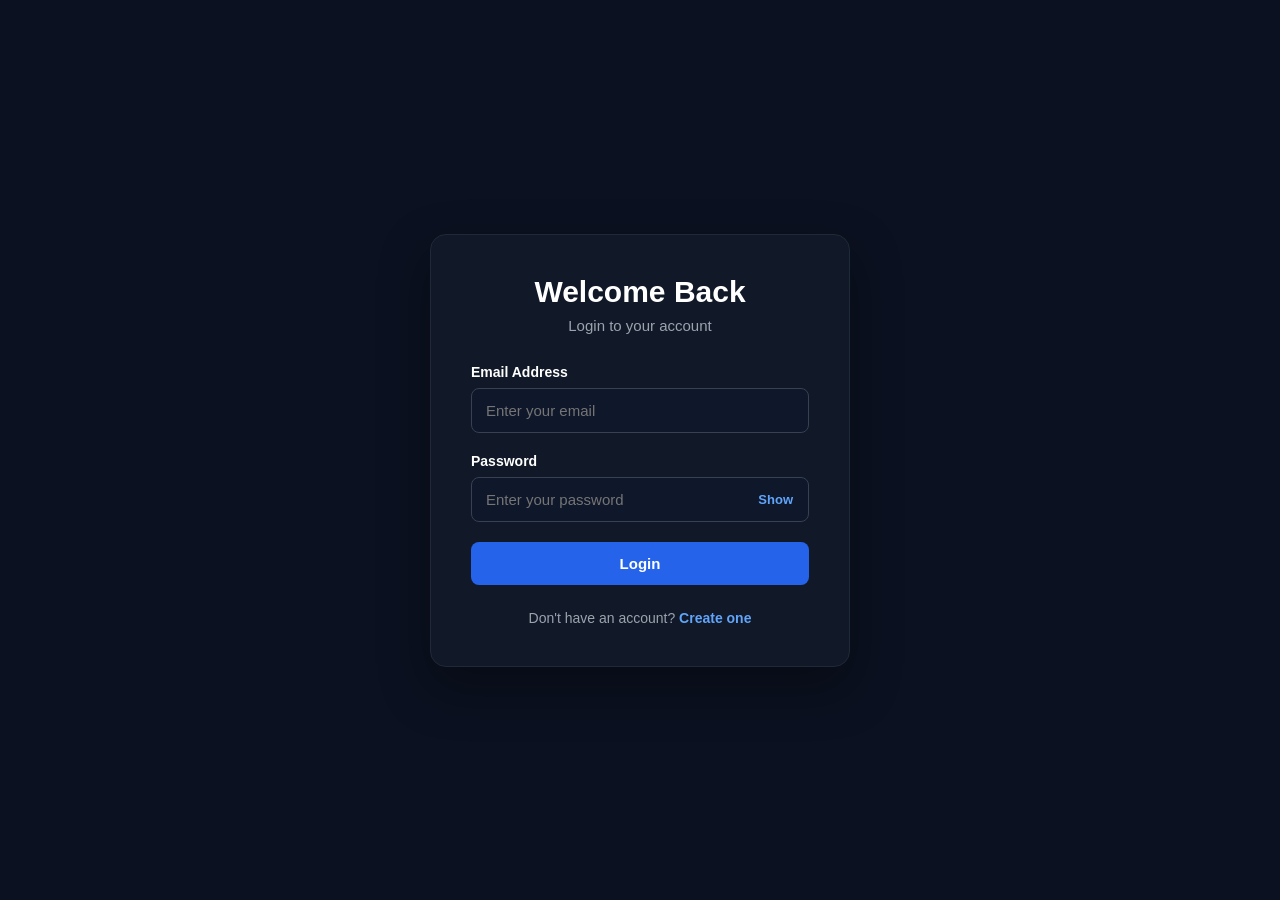
<file: index.html>
<!DOCTYPE html>
<html lang="en">
    <head>
        <meta charset="UTF-8">
        <meta name="viewport" content="width=device-width, initial-scale=1.0">
        
        <title>SecureAuth | Login</title>
           <link rel="stylesheet" href="css/style.css">

    </head>

    <body>
        <main class="auth-container">

            <div class="auth-card">
                <div class="auth-header">
                    <h1>Welcome Back</h1>
                    <p>Login to your account</p>
                </div>

                <form id="loginForm">

                    <div class="form-group">
                        <label for="loginEmail">Email Address</label>

                        <input
                              type="email"
                              id="loginEmail"
                              placeholder="Enter your email"
                              required
                        >
                    </div>

                    <div class="form-group">
                        <label for="loginPassword">Password</label>
                        
                        <div class="password-wrapper">
                            <input
                                  type="password"
                                  id="loginPassword"
                                  placeholder="Enter your password"
                                  required
                            >

                            <button type="button" id="togglePassword">
                                Show
                            </button>
                        </div>
                    </div>

                    <button type="submit" class="auth-button">
                        Login
                    </button>

                    <p id="loginMessage" class="message"></p>

                </form>

                <div class="auth-footer">

                    <p>
                        Don't have an account?
                        <a href="register.html">Create one</a> 
                    </p>

                </div>

            </div>

        </main>

        <script src="js/auth.js"></script>
    </body>
</html>
</file>
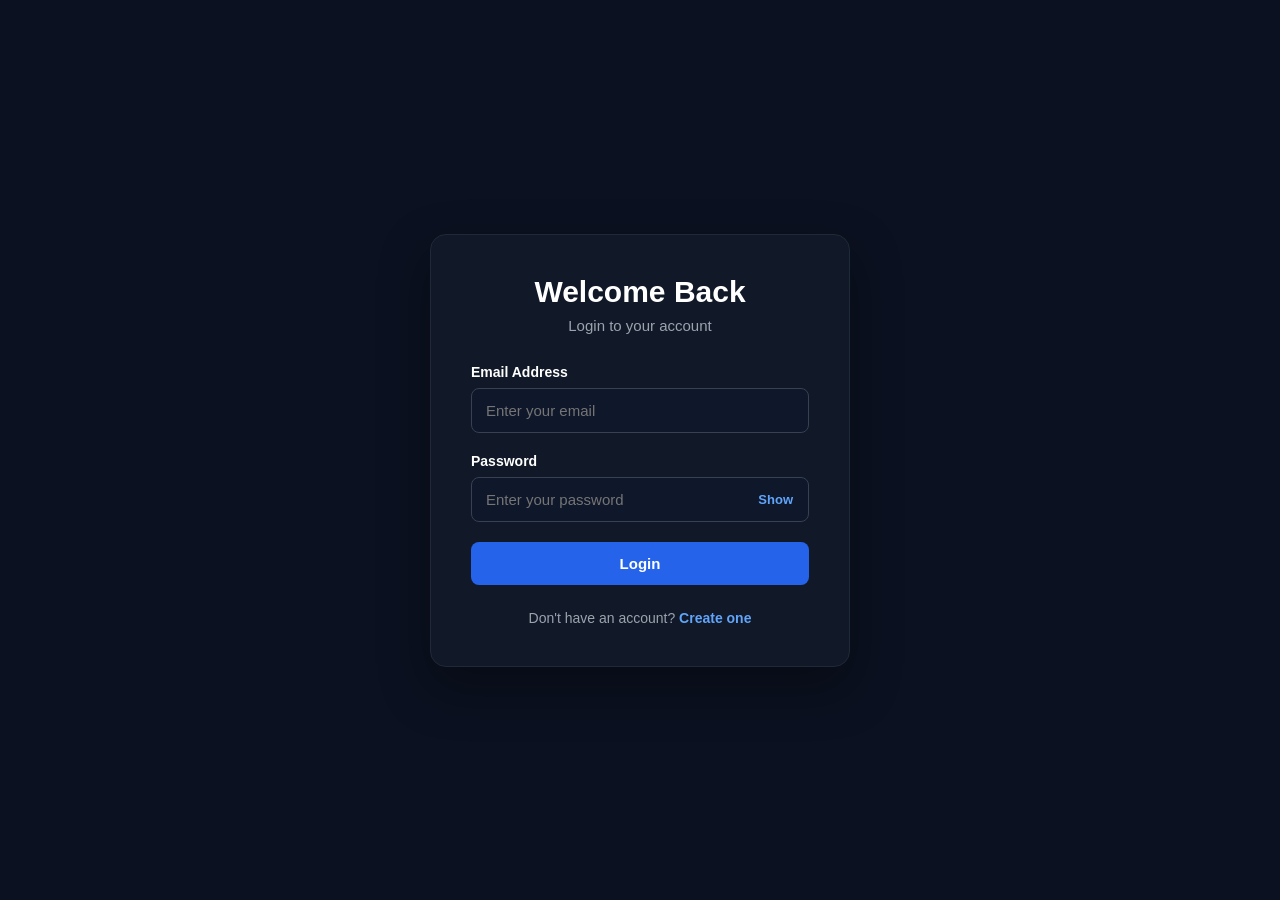
<file: admin-dashboard.html>
<!DOCTYPE html>
<html lang="en">

<head>
    <meta charset="UTF-8">
    <meta name="viewport" content="width=device-width, initial-scale=1.0">

    <title>SecureAuth | Admin Dashboard</title>

    <link rel="stylesheet" href="css/style.css">
</head>

<body>

    <main class="dashboard-container">

        <!-- Dashboard Header -->
        <header class="dashboard-header">

            <div>
                <h1>SecureAuth</h1>
                <p>Admin Dashboard</p>
            </div>

            <button id="logoutButton" class="logout-button">
                Logout
            </button>

        </header>


        <!-- Welcome Section -->
        <section class="welcome-card">

            <div>
                <p class="welcome-label">Welcome Administrator</p>

                <h2 id="adminName">
                    Admin
                </h2>

                <p>
                    Manage and monitor the SecureAuth system.
                </p>
            </div>

        </section>


        <!-- Admin Cards -->
        <section class="dashboard-grid">

            <div class="dashboard-card">

                <span class="card-icon">👥</span>

                <div>
                    <h3>Total Users</h3>
                    <p id="totalUsers">0</p>
                </div>

            </div>


            <div class="dashboard-card">

                <span class="card-icon">🛡️</span>

                <div>
                    <h3>Admin Access</h3>
                    <p>Authorized</p>
                </div>

            </div>


            <div class="dashboard-card">

                <span class="card-icon">🔐</span>

                <div>
                    <h3>Security</h3>
                    <p>System Protected</p>
                </div>

            </div>

        </section>


        <!-- Admin Information -->
        <section class="account-section">

            <div class="section-header">
                <h2>Administrator Information</h2>
                <p>Your SecureAuth account details</p>
            </div>

            <div class="account-details">

                <div class="detail-item">
                    <span>Full Name</span>
                    <strong id="adminAccountName">Loading...</strong>
                </div>

                <div class="detail-item">
                    <span>Email Address</span>
                    <strong id="adminAccountEmail">Loading...</strong>
                </div>

                <div class="detail-item">
                    <span>Account Status</span>
                    <strong class="status-active">Active</strong>
                </div>

                <div class="detail-item">
                    <span>Role</span>
                    <strong id="adminRole">Loading...</strong>
                </div>

            </div>

        </section>

    </main>


    <script src="js/auth.js"></script>

    <script>

        checkLogin();

        const currentUser = getCurrentUser();

        if (currentUser) {

            // Only Admin can access this page
            if (currentUser.role !== "Admin") {
                window.location.href = "dashboard.html";
            }

            document.getElementById("adminName").textContent =
                currentUser.fullName;

            document.getElementById("adminAccountName").textContent =
                currentUser.fullName;

            document.getElementById("adminAccountEmail").textContent =
                currentUser.email;

            document.getElementById("adminRole").textContent =
                currentUser.role;


            // Count registered users
            const users = getUsers();

            document.getElementById("totalUsers").textContent =
                users.length;

        }

    </script>

</body>

</html>
</file>
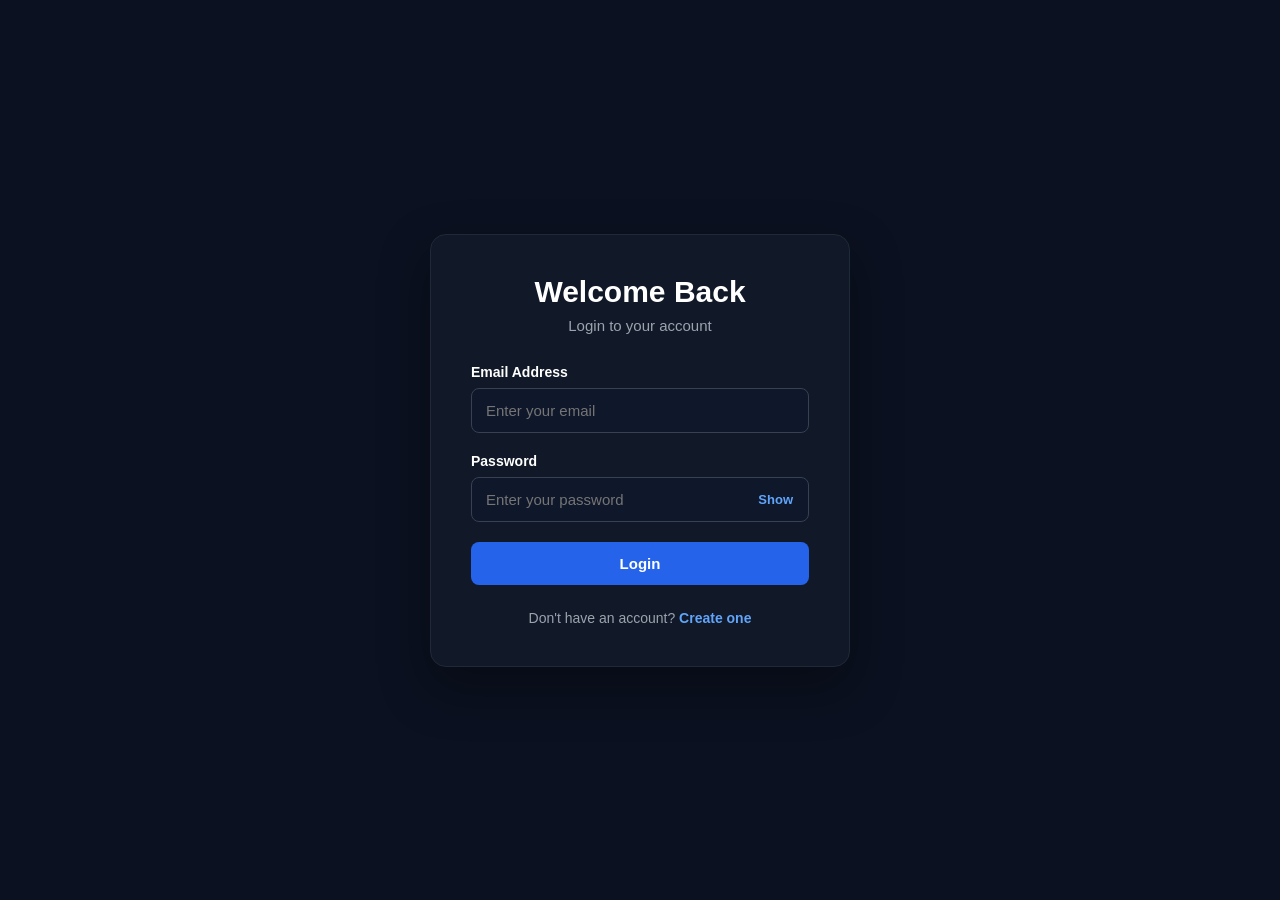
<file: dashboard.html>
<!DOCTYPE html>
<html lang="en">

<head>
    <meta charset="UTF-8">
    <meta name="viewport" content="width=device-width, initial-scale=1.0">

    <title>SecureAuth | Dashboard</title>

    <link rel="stylesheet" href="css/style.css">
</head>

<body>

    <main class="dashboard-container">

        <!-- Dashboard Header -->
        <header class="dashboard-header">

            <div>
                <h1>SecureAuth</h1>
                <p>Account Dashboard</p>
            </div>

            <button id="logoutButton" class="logout-button">
                Logout
            </button>

        </header>


        <!-- Welcome Section -->
        <section class="welcome-card">

            <div>
                <p class="welcome-label">Welcome back</p>

                <h2 id="userName">
                    User
                </h2>

                <p>
                    Manage your SecureAuth account from your dashboard.
                </p>
            </div>

        </section>


        <!-- Dashboard Cards -->
        <section class="dashboard-grid">

            <div class="dashboard-card">

                <span class="card-icon">👤</span>

                <div>
                    <h3>Account</h3>
                    <p id="userEmail">Loading...</p>
                </div>

            </div>


            <div class="dashboard-card">

                <span class="card-icon">🔐</span>

                <div>
                    <h3>Security</h3>
                    <p>Account secured</p>
                </div>

            </div>


            <div class="dashboard-card">

                <span class="card-icon">📅</span>

                <div>
                    <h3>Last Login</h3>
                    <p id="lastLogin">Loading...</p>
                </div>

            </div>

        </section>


        <!-- Account Information -->
        <section class="account-section">

            <div class="section-header">
                <h2>Account Information</h2>
                <p>Your registered account details</p>
            </div>

            <div class="account-details">

                <div class="detail-item">
                    <span>Full Name</span>
                    <strong id="accountName">Loading...</strong>
                </div>

                <div class="detail-item">
                    <span>Email Address</span>
                    <strong id="accountEmail">Loading...</strong>
                </div>

                <div class="detail-item">
                    <span>Account Status</span>
                    <strong class="status-active">Active</strong>
                </div>

                <div class="detail-item">
                    <span>Role</span>
                    <strong id="accountable">Loading</strong>
                </div>

            </div>

        </section>

    </main>


    <script src="js/auth.js"></script>

    <script>
        checkLogin();

        const currentUser = getCurrentUser();

        if (currentUser) {
            document.getElementById("userName").textContent = currentUser.fullName;
            document.getElementById("userEmail").textContent = currentUser.email;

            document.getElementById("accountName").textContent = currentUser.fullName;
            document.getElementById("accountEmail").textContent = currentUser.email;
            document.getElementById("accountable").textContent = currentUser.role;

            document.getElementById("lastLogin").textContent =
                 new Date().toLocaleString();

        }
    </script>

</body>

</html>
</file>
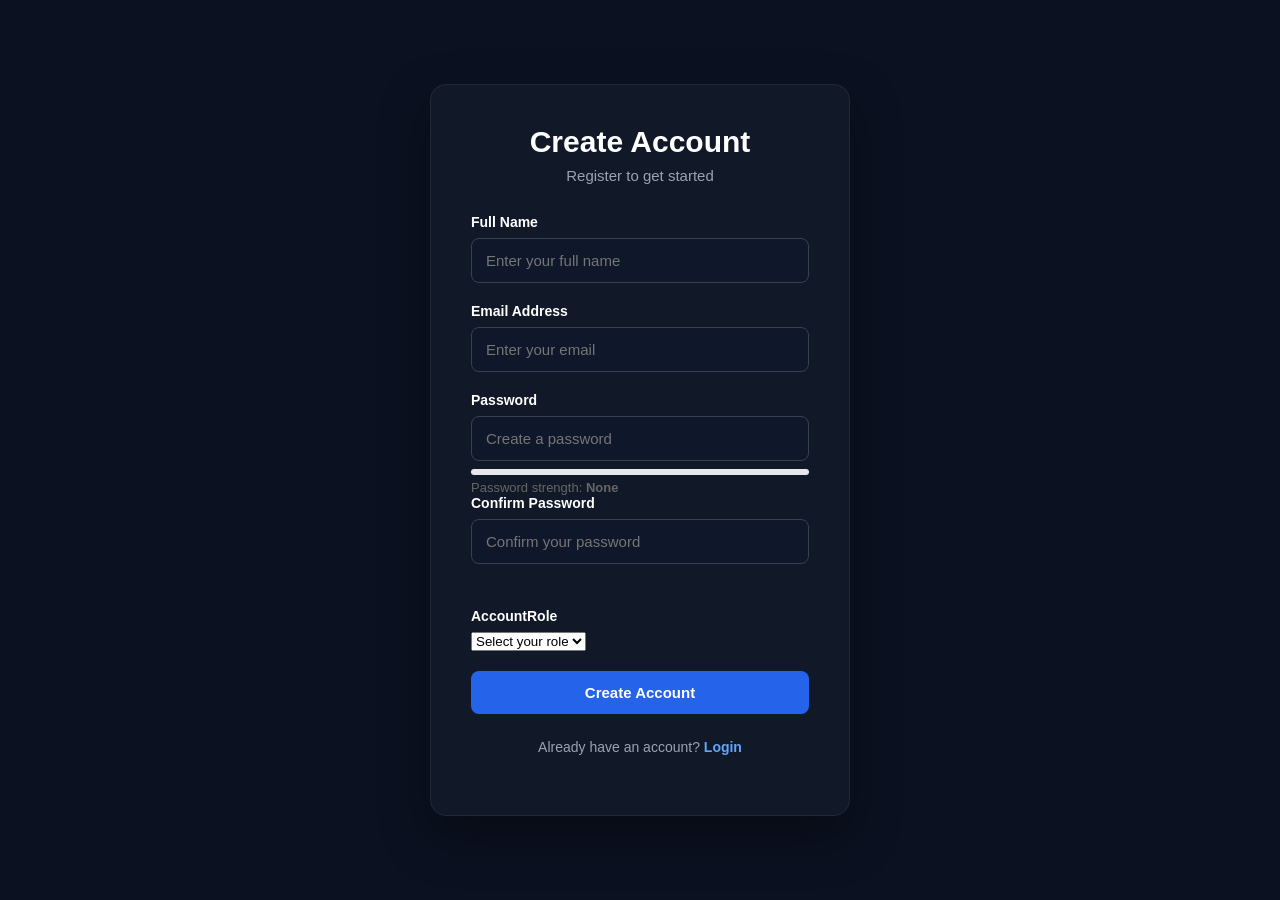
<file: register.html>
<!DOCTYPE html>
<html lang="en">

<head>
    <meta charset="UTF-8">
    <meta name="viewport" content="width=device-width, initial-scale=1.0">

    <title>SecureAuth | Register</title>

    <link rel="stylesheet" href="css/style.css">
    
</head>

<body>

    <main class="auth-container">

        <div class="auth-card">

            <div class="auth-header">
                <h1>Create Account</h1>
                <p>Register to get started</p>
            </div>

            <form id="registerForm">

                <div class="form-group">
                    <label for="registerName">Full Name</label>

                    <input
                        type="text"
                        id="registerName"
                        placeholder="Enter your full name"
                        required
                    >
                </div>

                <div class="form-group">
                    <label for="registerEmail">Email Address</label>

                    <input
                        type="email"
                        id="registerEmail"
                        placeholder="Enter your email"
                        required
                    >
                </div>

                <div class="form-group">
                    <label for="registerPassword">Password</label>

                    <input
                        type="password"
                        id="registerPassword"
                        placeholder="Create a password"
                        required
                    >

                    <div class="password-strength">
                        <div class="strength-bar">
                            <div id="strengthBar"></div>
                        </div>

                        <p id="passwordStrength">Password strength: <span>None</span></p>
                </div>

                <div class="form-group">
                    <label for="confirmPassword">Confirm Password</label>

                    <input
                        type="password"
                        id="confirmPassword"
                        placeholder="Confirm your password"
                        required
                    >

                    <p id="passwordMatchMessage" class="password-match-message"></p>
                </div>


                <div class="form-group">
                    <label for="registerRole">AccountRole</label>

                    <select id="registerRole" required>
                        <option value="">Select your role</option>
                        <option value="Employee">Employee</option>
                        <option value="Learner">Learner</option>
                        <option value="Supervisor">Supervisor</option>
                        <option value="Admin">Admin</option>

                    </select>
                </div>

                <button type="submit" class="auth-button">
                    Create Account
                </button>

                <p id="registerMessage" class="message"></p>

            </form>

            <div class="auth-footer">

                <p>
                    Already have an account?
                    <a href="index.html">Login</a>
                </p>

            </div>

        </div>

    </main>

    <script src="js/auth.js"></script>

</body>

</html>
</file>
<file: css/style.css>
* {
    margin: 0;
    padding: 0;
    box-sizing: border-box;
}

body {
    font-family: "Segoe UI", Arial, sans-serif;
    background: #0b1120;
    color: #ffffff;
    min-height: 100vh;
}


.auth-container {
    min-height: 100vh;

    display: flex;
    justify-content: center;
    align-items: center;

    padding: 20px;
}

.auth-card {
    width: 100%;
    max-width: 420px;

    background: #111827;

    padding: 40px;

    border-radius: 16px;

    border: 1px solid #1f2937;

    box-shadow: 0 20px 50px rgba(0, 0, 0, 0.35);
}

.auth-header {
    text-align: center;
    margin-bottom: 30px;
}

.auth-header h1 {
    font-size: 30px;
    margin-bottom: 8px;
}

.auth-header p {
    color: #9ca3af;
    font-size: 15px;
}

.form-group {
    margin-bottom: 20px;
}

.form-group label {
    display: block;

    margin-bottom: 8px;

    font-size: 14px;
    font-weight: 600;
}

.form-group input {
    width: 100%;

    padding: 13px 14px;

    border-radius: 8px;

    border: 1px solid #374151;

    background: #0f172a;

    color: #ffffff;

    font-size: 15px;

    outline: none;

    transition: border-color 0.2s ease;
}

.form-group input:focus {
    border-color: #60a5fa;
}

.auth-button {
    width: 100%;

    padding: 13px;

    border: none;

    border-radius: 8px;

    background: #2563eb;

    color: #ffffff;

    font-size: 15px;

    font-weight: 600;

    cursor: pointer;

    transition: background 0.2s ease;
}

.auth-button:hover {
    background: #1d4ed8;
}

.auth-footer {
    text-align: center;

    margin-top: 25px;

    color: #9ca3af;

    font-size: 14px;
}

.auth-footer a {
    color: #60a5fa;

    text-decoration: none;

    font-weight: 600;
}

.auth-footer a:hover {
    text-decoration: underline;
}

.message {
    text-align: center;

    margin-top: 15px;

    font-size: 14px;
}


/* ==============================
   DASHBOARD
   ============================== */

.dashboard-container {
    width: 100%;
    max-width: 1100px;
    margin: 0 auto;
    padding: 30px 20px;
}


/* Dashboard Header */

.dashboard-header {
    display: flex;
    justify-content: space-between;
    align-items: center;
    margin-bottom: 30px;
}

.dashboard-header h1 {
    font-size: 28px;
}

.dashboard-header p {
    color: #9ca3af;
    margin-top: 4px;
}


/* Logout Button */

.logout-button {
    padding: 10px 18px;
    border: 1px solid #374151;
    border-radius: 8px;
    background: #111827;
    color: #ffffff;
    font-weight: 600;
    cursor: pointer;
    transition: background 0.2s ease;
}

.logout-button:hover {
    background: #1f2937;
}


/* Welcome Card */

.welcome-card {
    background: #111827;
    border: 1px solid #1f2937;
    border-radius: 16px;
    padding: 30px;
    margin-bottom: 25px;
}

.welcome-label {
    color: #60a5fa;
    font-size: 14px;
    font-weight: 600;
    margin-bottom: 8px;
}

.welcome-card h2 {
    font-size: 30px;
    margin-bottom: 8px;
}

.welcome-card p:last-child {
    color: #9ca3af;
}


/* Dashboard Grid */

.dashboard-grid {
    display: grid;
    grid-template-columns: repeat(3, 1fr);
    gap: 20px;
    margin-bottom: 25px;
}

.dashboard-card {
    display: flex;
    align-items: center;
    gap: 15px;
    background: #111827;
    border: 1px solid #1f2937;
    border-radius: 14px;
    padding: 22px;
}

.card-icon {
    font-size: 25px;
}

.dashboard-card h3 {
    font-size: 16px;
    margin-bottom: 5px;
}

.dashboard-card p {
    color: #9ca3af;
    font-size: 14px;
}


/* Account Section */

.account-section {
    background: #111827;
    border: 1px solid #1f2937;
    border-radius: 16px;
    padding: 30px;
}

.section-header {
    margin-bottom: 25px;
}

.section-header h2 {
    font-size: 20px;
    margin-bottom: 5px;
}

.section-header p {
    color: #9ca3af;
    font-size: 14px;
}

.account-details {
    display: grid;
    gap: 18px;
}

.detail-item {
    display: flex;
    justify-content: space-between;
    align-items: center;
    padding-bottom: 15px;
    border-bottom: 1px solid #1f2937;
}

.detail-item span {
    color: #9ca3af;
    font-size: 14px;
}

.detail-item strong {
    font-size: 14px;
}

.status-active {
    color: #22c55e;
}


/* Mobile */

@media (max-width: 700px) {

    .dashboard-header {
        align-items: flex-start;
        gap: 20px;
    }

    .dashboard-grid {
        grid-template-columns: 1fr;
    }

    .welcome-card h2 {
        font-size: 25px;
    }

    .account-section {
        padding: 22px;
    }

    .detail-item {
        align-items: flex-start;
        flex-direction: column;
        gap: 6px;
    }
}

/* Show / Hide Password Button */

.password-wrapper {
    position: relative;
    width: 100%;
}

.password-wrapper input {
    width: 100%;
    padding-right: 60px;
}

#togglePassword {
    position: absolute;
    right: 12px;
    top: 50%;
    transform: translateY(-50%);
    border: none;
    background: transparent;
    color: #60a5fa;
    font-size: 13px;
    font-weight: 600;
    cursor: pointer;
    padding: 4px;
}

#togglePassword:hover {
    color: #93c5fd;
}

/* ======================================
   PASSWORD STRENGTH
====================================== */

.password-strength {
    margin-top: 8px;
}

.strength-bar {
    width: 100%;
    height: 6px;
    background: #e5e7eb;
    border-radius: 10px;
    overflow: hidden;
}

#strengthBar {
    width: 0%;
    height: 100%;
    border-radius: 10px;
    transition: width 0.3s ease, background 0.3s ease;
}

#passwordStrength {
    margin-top: 5px;
    font-size: 13px;
    color: #666;
}

#passwordStrength span {
    font-weight: 600;
}

/* ======================================
   PASSWORD MATCH MESSAGE
====================================== */

.password-match-message {
    margin-top: 6px;
    font-size: 13px;
    font-weight: 600;
    min-height: 18px;
}

.password-match-message.match {
    color: #22c55e;
}

.password-match-message.no-match {
    color: #ef4444;
}
</file>
